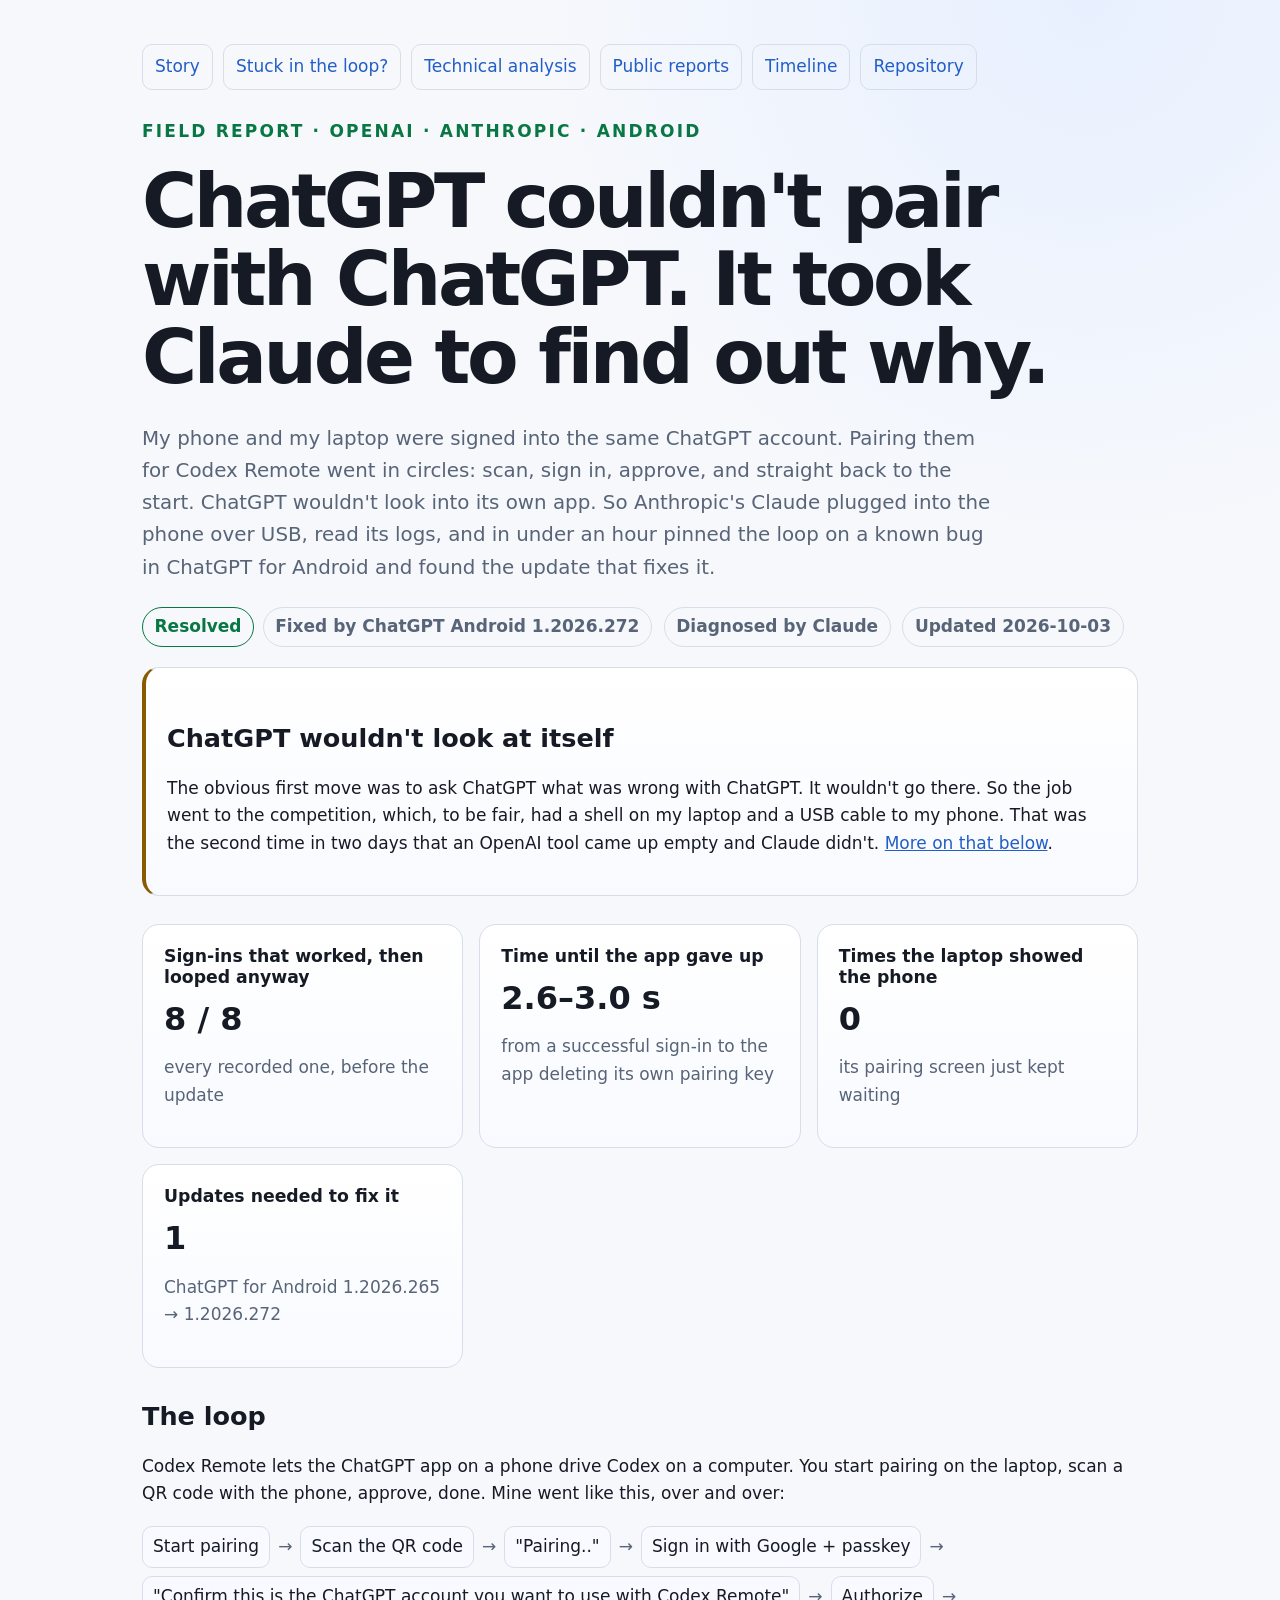
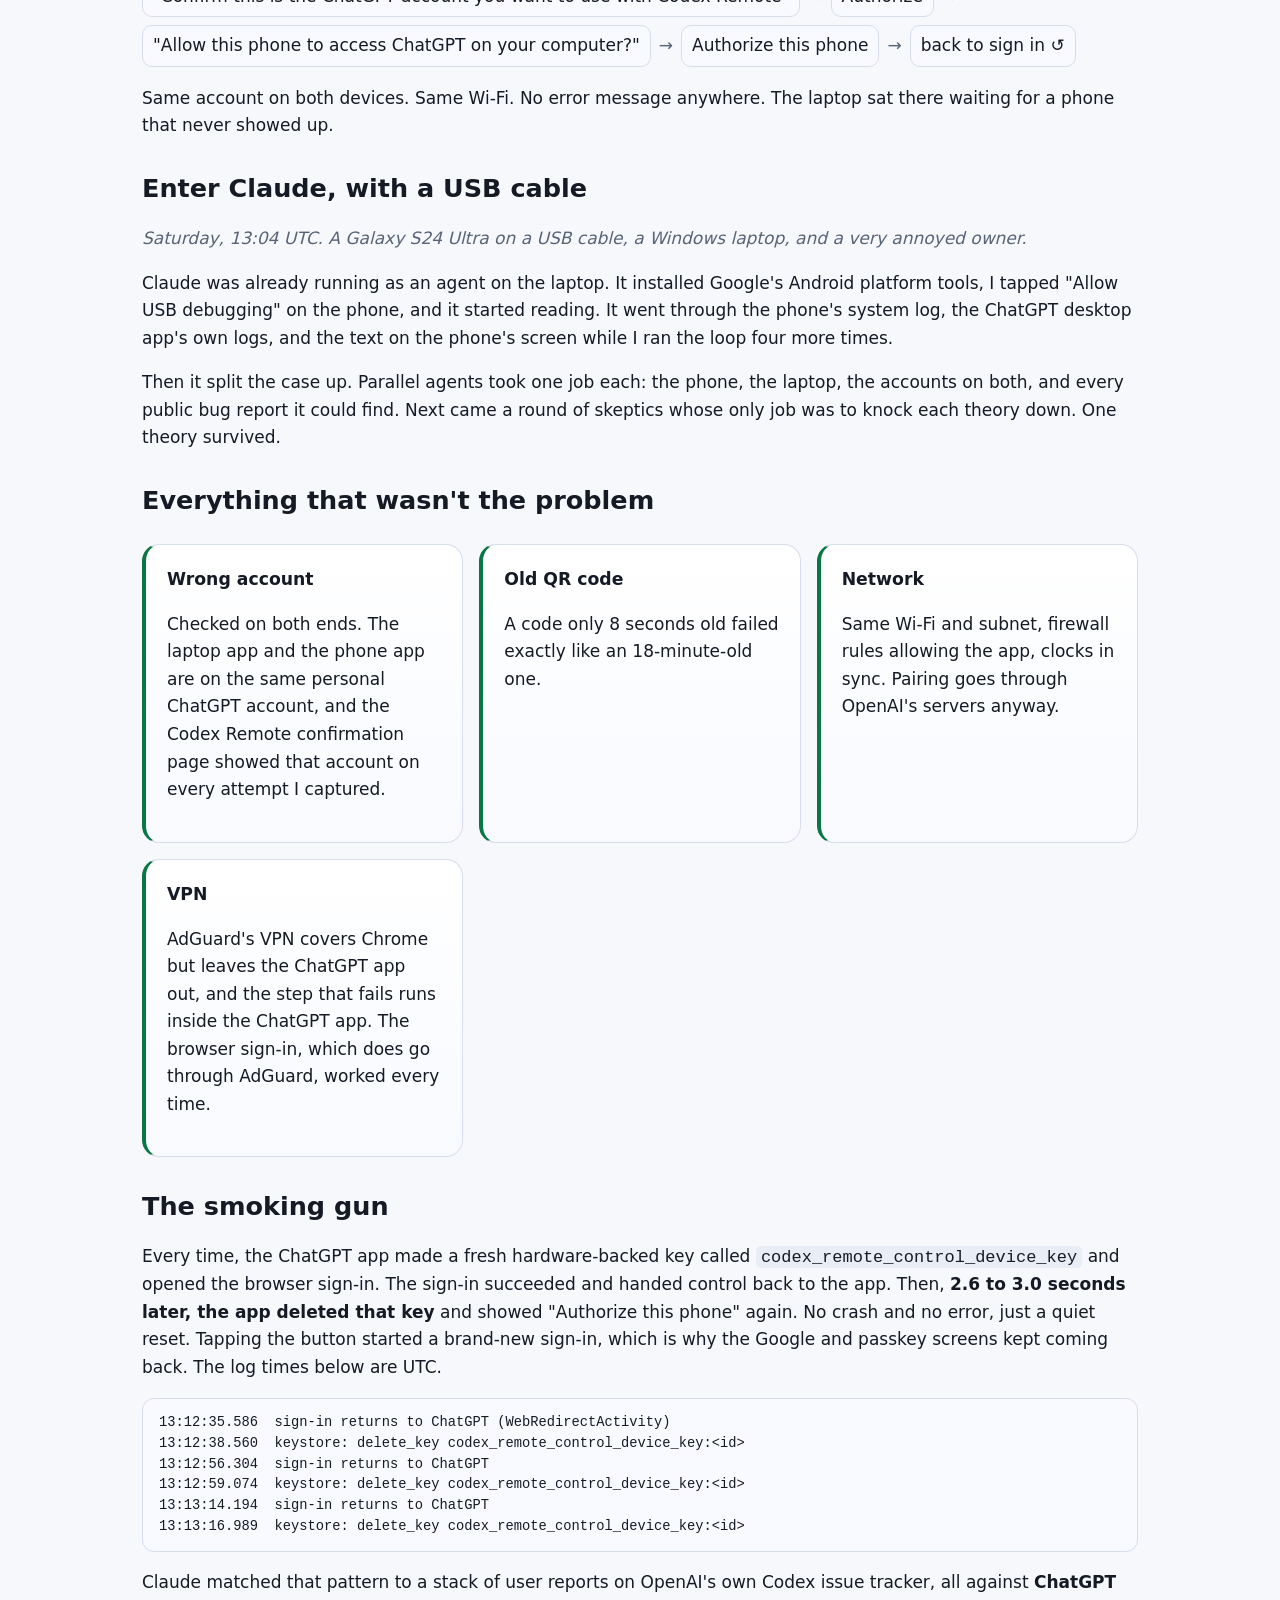
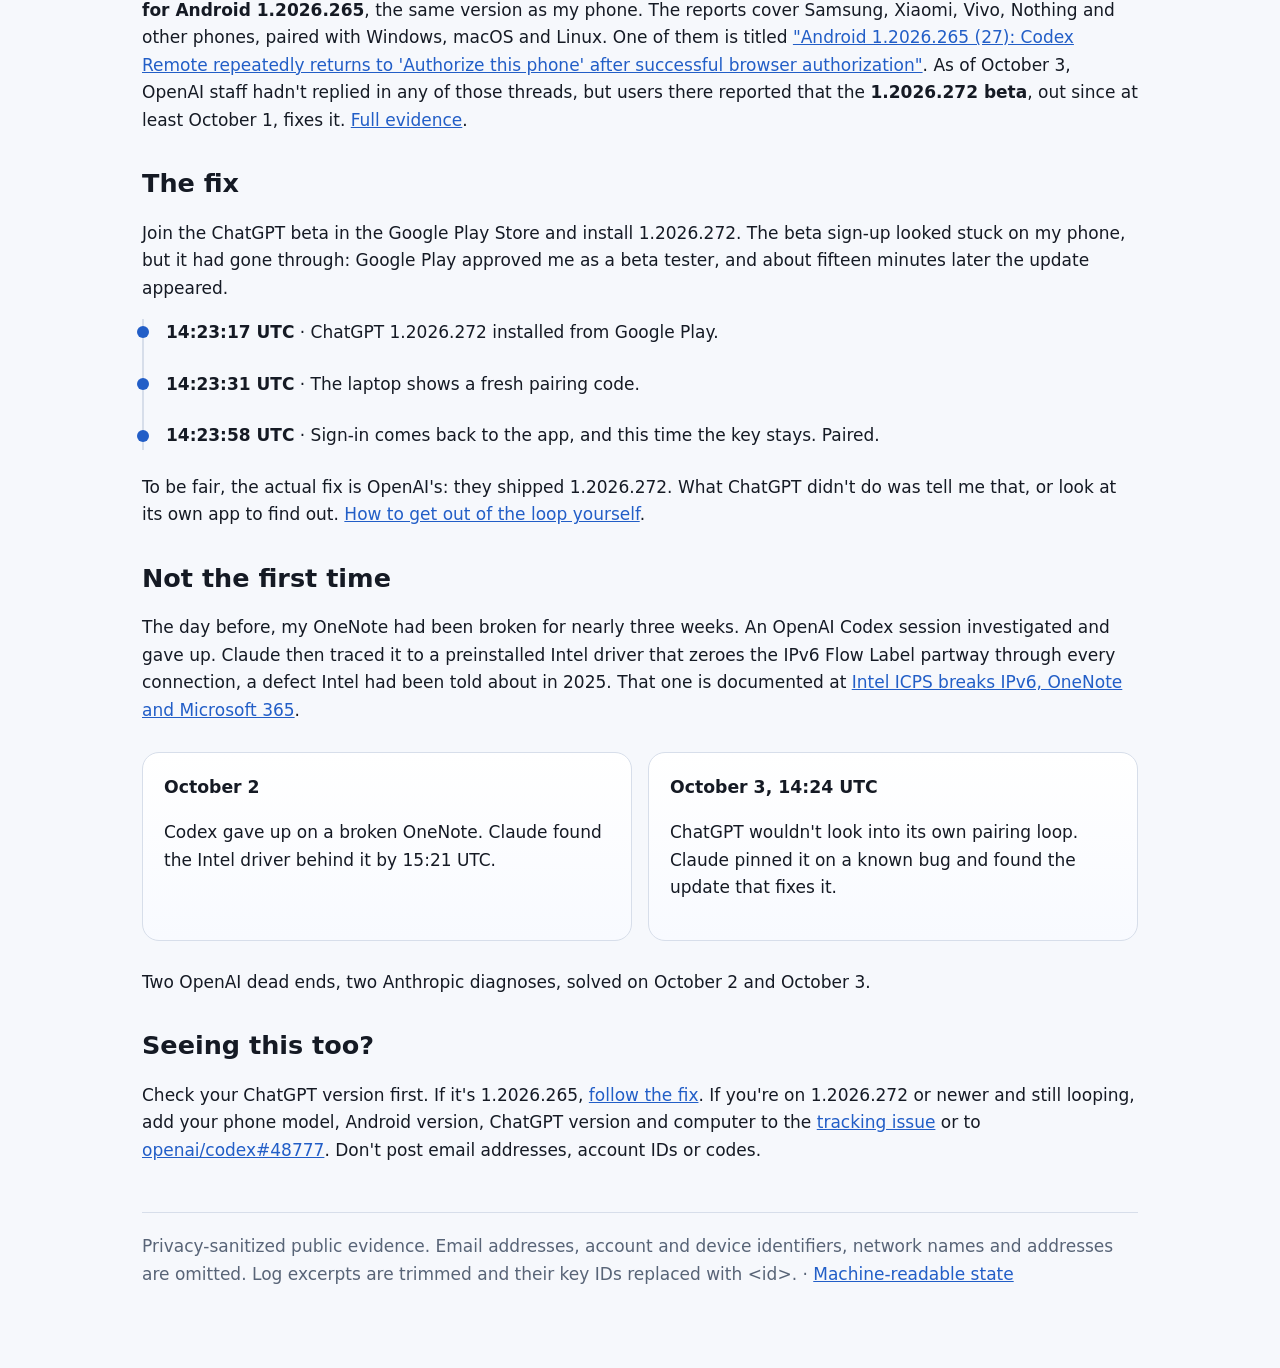
<file: index.html>
<!doctype html>
<html lang="en">
<head>
  <meta charset="utf-8">
  <meta name="viewport" content="width=device-width,initial-scale=1">
  <title>ChatGPT couldn't pair with itself, so Claude found out why</title>
  <meta name="description" content="ChatGPT on Android kept looping when pairing with ChatGPT on Windows for Codex Remote. ChatGPT wouldn't look into its own app. Anthropic's Claude read the phone's logs over USB and pinned the loop on a known ChatGPT bug in under an hour.">
  <meta name="robots" content="index, follow">
  <link rel="canonical" href="https://coolak.github.io/chatgpt-codex-remote-pairing-loop/">
  <meta property="og:type" content="article">
  <meta property="og:site_name" content="ChatGPT Codex Remote pairing loop">
  <meta property="og:title" content="ChatGPT couldn't pair with ChatGPT. It took Claude to find out why.">
  <meta property="og:description" content="Same account on both devices, and the phone still looped forever. Claude plugged into the phone over USB, read its logs and pinned the loop on a known ChatGPT bug. An OpenAI update fixed it.">
  <meta property="og:url" content="https://coolak.github.io/chatgpt-codex-remote-pairing-loop/">
  <meta name="twitter:card" content="summary">
  <meta name="twitter:title" content="ChatGPT couldn't pair with ChatGPT. It took Claude to find out why.">
  <meta name="twitter:description" content="A pairing loop in ChatGPT for Android, diagnosed by Anthropic's Claude over ADB. Story, evidence and fix.">
  <link rel="stylesheet" href="site.css">
  <script type="application/ld+json">{"@context":"https://schema.org","@type":"Report","name":"ChatGPT Android 1.2026.265 Codex Remote pairing loop","url":"https://coolak.github.io/chatgpt-codex-remote-pairing-loop/","dateCreated":"2026-10-03","dateModified":"2026-10-03","about":["ChatGPT","Codex Remote","Android","Claude","Samsung Galaxy S24 Ultra"],"isAccessibleForFree":true}</script>
</head>
<body><main>
<nav class="nav">
  <a href="./">Story</a>
  <a href="fix.html">Stuck in the loop?</a>
  <a href="technical-analysis.html">Technical analysis</a>
  <a href="reports.html">Public reports</a>
  <a href="timeline.html">Timeline</a>
  <a href="https://github.com/COOLak/chatgpt-codex-remote-pairing-loop">Repository</a>
</nav>

<p class="kicker ok">Field report · OpenAI · Anthropic · Android</p>
<h1>ChatGPT couldn't pair with ChatGPT. It took Claude to find out why.</h1>
<p class="lede">My phone and my laptop were signed into the same ChatGPT account. Pairing them for Codex Remote went in circles: scan, sign in, approve, and straight back to the start. ChatGPT wouldn't look into its own app. So Anthropic's Claude plugged into the phone over USB, read its logs, and in under an hour pinned the loop on a known bug in ChatGPT for Android and found the update that fixes it.</p>
<p><span class="status ok">Resolved</span> <span class="pill">Fixed by ChatGPT Android 1.2026.272</span> <span class="pill">Diagnosed by Claude</span> <span class="pill">Updated 2026-10-03</span></p>

<section class="panel warning">
  <h2>ChatGPT wouldn't look at itself</h2>
  <p>The obvious first move was to ask ChatGPT what was wrong with ChatGPT. It wouldn't go there. So the job went to the competition, which, to be fair, had a shell on my laptop and a USB cable to my phone. That was the second time in two days that an OpenAI tool came up empty and Claude didn't. <a href="#not-the-first-time">More on that below</a>.</p>
</section>

<div class="grid">
  <div class="card"><h2>Sign-ins that worked, then looped anyway</h2><div class="metric">8 / 8</div><p class="muted">every recorded one, before the update</p></div>
  <div class="card"><h2>Time until the app gave up</h2><div class="metric">2.6–3.0 s</div><p class="muted">from a successful sign-in to the app deleting its own pairing key</p></div>
  <div class="card"><h2>Times the laptop showed the phone</h2><div class="metric">0</div><p class="muted">its pairing screen just kept waiting</p></div>
  <div class="card"><h2>Updates needed to fix it</h2><div class="metric">1</div><p class="muted">ChatGPT for Android 1.2026.265 → 1.2026.272</p></div>
</div>

<h2>The loop</h2>
<p>Codex Remote lets the ChatGPT app on a phone drive Codex on a computer. You start pairing on the laptop, scan a QR code with the phone, approve, done. Mine went like this, over and over:</p>
<div class="loop">
  <span>Start pairing</span><b>→</b><span>Scan the QR code</span><b>→</b><span>"Pairing.."</span><b>→</b><span>Sign in with Google + passkey</span><b>→</b><span>"Confirm this is the ChatGPT account you want to use with Codex Remote"</span><b>→</b><span>Authorize</span><b>→</b><span>"Allow this phone to access ChatGPT on your computer?"</span><b>→</b><span>Authorize this phone</span><b>→</b><span>back to sign in ↺</span>
</div>
<p>Same account on both devices. Same Wi-Fi. No error message anywhere. The laptop sat there waiting for a phone that never showed up.</p>

<h2>Enter Claude, with a USB cable</h2>
<p class="scene">Saturday, 13:04 UTC. A Galaxy S24 Ultra on a USB cable, a Windows laptop, and a very annoyed owner.</p>
<p>Claude was already running as an agent on the laptop. It installed Google's Android platform tools, I tapped "Allow USB debugging" on the phone, and it started reading. It went through the phone's system log, the ChatGPT desktop app's own logs, and the text on the phone's screen while I ran the loop four more times.</p>
<p>Then it split the case up. Parallel agents took one job each: the phone, the laptop, the accounts on both, and every public bug report it could find. Next came a round of skeptics whose only job was to knock each theory down. One theory survived.</p>

<h2>Everything that wasn't the problem</h2>
<div class="grid">
  <div class="card proof"><h3>Wrong account</h3><p>Checked on both ends. The laptop app and the phone app are on the same personal ChatGPT account, and the Codex Remote confirmation page showed that account on every attempt I captured.</p></div>
  <div class="card proof"><h3>Old QR code</h3><p>A code only 8 seconds old failed exactly like an 18-minute-old one.</p></div>
  <div class="card proof"><h3>Network</h3><p>Same Wi-Fi and subnet, firewall rules allowing the app, clocks in sync. Pairing goes through OpenAI's servers anyway.</p></div>
  <div class="card proof"><h3>VPN</h3><p>AdGuard's VPN covers Chrome but leaves the ChatGPT app out, and the step that fails runs inside the ChatGPT app. The browser sign-in, which does go through AdGuard, worked every time.</p></div>
</div>

<h2>The smoking gun</h2>
<p>Every time, the ChatGPT app made a fresh hardware-backed key called <code>codex_remote_control_device_key</code> and opened the browser sign-in. The sign-in succeeded and handed control back to the app. Then, <strong>2.6 to 3.0 seconds later, the app deleted that key</strong> and showed "Authorize this phone" again. No crash and no error, just a quiet reset. Tapping the button started a brand-new sign-in, which is why the Google and passkey screens kept coming back. The log times below are UTC.</p>
<pre><code>13:12:35.586  sign-in returns to ChatGPT (WebRedirectActivity)
13:12:38.560  keystore: delete_key codex_remote_control_device_key:&lt;id&gt;
13:12:56.304  sign-in returns to ChatGPT
13:12:59.074  keystore: delete_key codex_remote_control_device_key:&lt;id&gt;
13:13:14.194  sign-in returns to ChatGPT
13:13:16.989  keystore: delete_key codex_remote_control_device_key:&lt;id&gt;</code></pre>
<p>Claude matched that pattern to a stack of user reports on OpenAI's own Codex issue tracker, all against <strong>ChatGPT for Android 1.2026.265</strong>, the same version as my phone. The reports cover Samsung, Xiaomi, Vivo, Nothing and other phones, paired with Windows, macOS and Linux. One of them is titled <a href="https://github.com/openai/codex/issues/48777">"Android 1.2026.265 (27): Codex Remote repeatedly returns to 'Authorize this phone' after successful browser authorization"</a>. As of October 3, OpenAI staff hadn't replied in any of those threads, but users there reported that the <strong>1.2026.272 beta</strong>, out since at least October 1, fixes it. <a href="technical-analysis.html">Full evidence</a>.</p>

<h2>The fix</h2>
<p>Join the ChatGPT beta in the Google Play Store and install 1.2026.272. The beta sign-up looked stuck on my phone, but it had gone through: Google Play approved me as a beta tester, and about fifteen minutes later the update appeared.</p>
<div class="timeline">
  <article><strong>14:23:17 UTC</strong> · ChatGPT 1.2026.272 installed from Google Play.</article>
  <article><strong>14:23:31 UTC</strong> · The laptop shows a fresh pairing code.</article>
  <article><strong>14:23:58 UTC</strong> · Sign-in comes back to the app, and this time the key stays. Paired.</article>
</div>
<p>To be fair, the actual fix is OpenAI's: they shipped 1.2026.272. What ChatGPT didn't do was tell me that, or look at its own app to find out. <a href="fix.html">How to get out of the loop yourself</a>.</p>

<h2 id="not-the-first-time">Not the first time</h2>
<p>The day before, my OneNote had been broken for nearly three weeks. An OpenAI Codex session investigated and gave up. Claude then traced it to a preinstalled Intel driver that zeroes the IPv6 Flow Label partway through every connection, a defect Intel had been told about in 2025. That one is documented at <a href="https://coolak.github.io/intel-icps-ipv6-flow-label-incident/">Intel ICPS breaks IPv6, OneNote and Microsoft 365</a>.</p>
<div class="grid">
  <div class="card"><h3>October 2</h3><p>Codex gave up on a broken OneNote. Claude found the Intel driver behind it by 15:21 UTC.</p></div>
  <div class="card"><h3>October 3, 14:24 UTC</h3><p>ChatGPT wouldn't look into its own pairing loop. Claude pinned it on a known bug and found the update that fixes it.</p></div>
</div>
<p>Two OpenAI dead ends, two Anthropic diagnoses, solved on October 2 and October 3.</p>

<h2>Seeing this too?</h2>
<p>Check your ChatGPT version first. If it's 1.2026.265, <a href="fix.html">follow the fix</a>. If you're on 1.2026.272 or newer and still looping, add your phone model, Android version, ChatGPT version and computer to the <a href="https://github.com/COOLak/chatgpt-codex-remote-pairing-loop/issues/1">tracking issue</a> or to <a href="https://github.com/openai/codex/issues/48777">openai/codex#48777</a>. Don't post email addresses, account IDs or codes.</p>

<footer>Privacy-sanitized public evidence. Email addresses, account and device identifiers, network names and addresses are omitted. Log excerpts are trimmed and their key IDs replaced with &lt;id&gt;. · <a href="incident-state.json">Machine-readable state</a></footer>
</main></body>
</html>
</file>
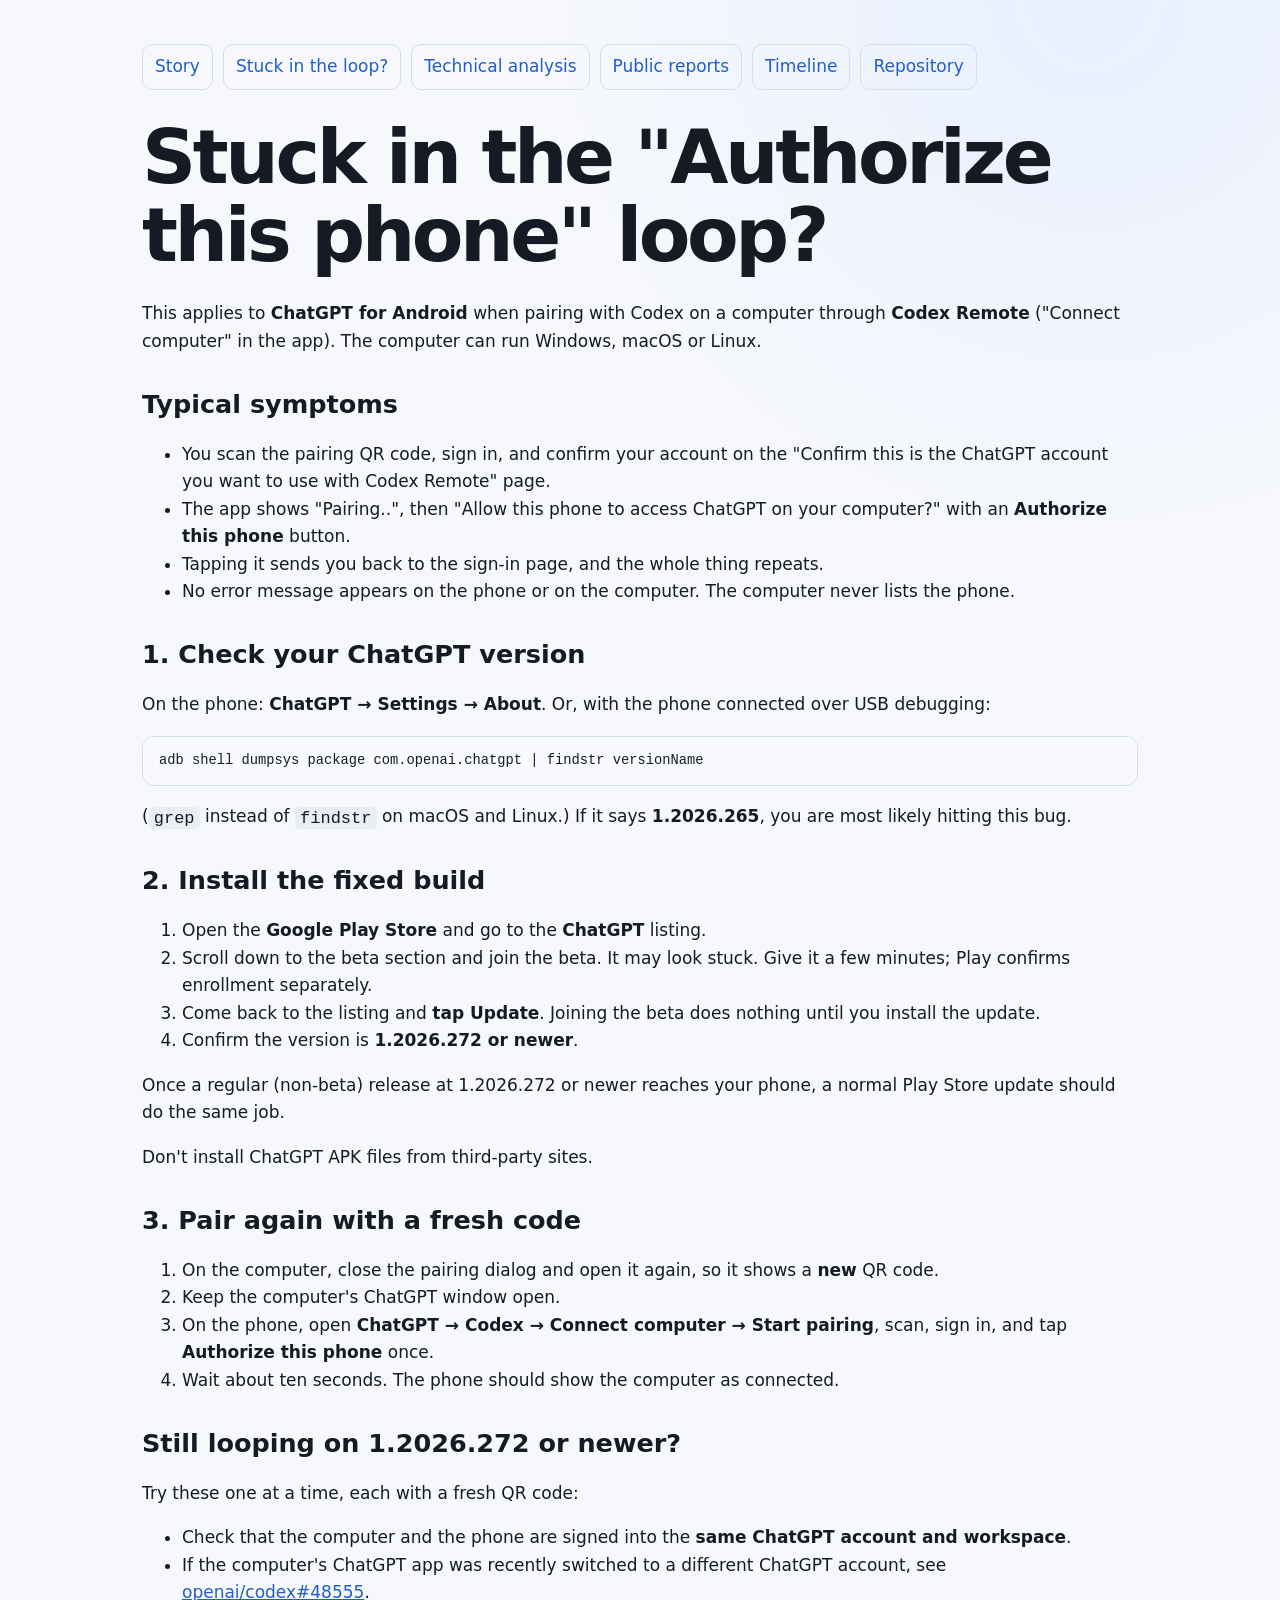
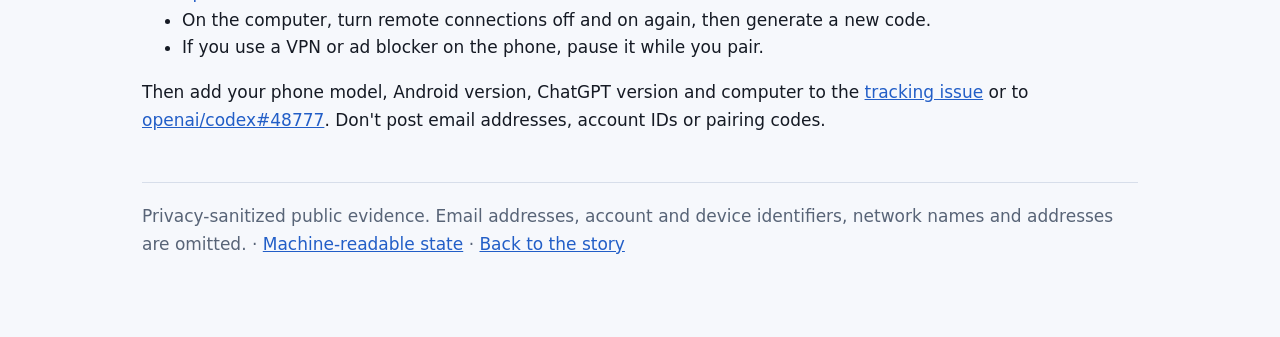
<file: fix.html>
<!doctype html>
<html lang="en">
<head>
  <meta charset="utf-8">
  <meta name="viewport" content="width=device-width,initial-scale=1">
  <title>Stuck in the Authorize this phone loop? · ChatGPT Codex Remote pairing loop</title>
  <meta name="description" content="How to get ChatGPT for Android out of the Codex Remote pairing loop: check for 1.2026.265, install 1.2026.272 from the Google Play beta, pair with a fresh code.">
  <meta name="robots" content="index, follow">
  <link rel="canonical" href="https://coolak.github.io/chatgpt-codex-remote-pairing-loop/fix.html">
  <meta property="og:type" content="article">
  <meta property="og:site_name" content="ChatGPT Codex Remote pairing loop">
  <meta property="og:title" content="Stuck in the Authorize this phone loop?">
  <meta property="og:description" content="How to get ChatGPT for Android out of the Codex Remote pairing loop: check for 1.2026.265, install 1.2026.272 from the Google Play beta, pair with a fresh code.">
  <meta property="og:url" content="https://coolak.github.io/chatgpt-codex-remote-pairing-loop/fix.html">
  <link rel="stylesheet" href="site.css">
</head>
<body><main>
<nav class="nav">
  <a href="./">Story</a>
  <a href="fix.html">Stuck in the loop?</a>
  <a href="technical-analysis.html">Technical analysis</a>
  <a href="reports.html">Public reports</a>
  <a href="timeline.html">Timeline</a>
  <a href="https://github.com/COOLak/chatgpt-codex-remote-pairing-loop">Repository</a>
</nav>
<h1>Stuck in the "Authorize this phone" loop?</h1>
<p>This applies to <strong>ChatGPT for Android</strong> when pairing with Codex on a computer through <strong>Codex Remote</strong> ("Connect computer" in the app). The computer can run Windows, macOS or Linux.</p>
<h2>Typical symptoms</h2>
<ul>
<li>You scan the pairing QR code, sign in, and confirm your account on the "Confirm this is the ChatGPT account you want to use with Codex Remote" page.</li>
<li>The app shows "Pairing..", then "Allow this phone to access ChatGPT on your computer?" with an <strong>Authorize this phone</strong> button.</li>
<li>Tapping it sends you back to the sign-in page, and the whole thing repeats.</li>
<li>No error message appears on the phone or on the computer. The computer never lists the phone.</li>
</ul>
<h2>1. Check your ChatGPT version</h2>
<p>On the phone: <strong>ChatGPT → Settings → About</strong>. Or, with the phone connected over USB debugging:</p>
<pre class="notranslate"><code class="notranslate">adb shell dumpsys package com.openai.chatgpt | findstr versionName
</code></pre>
<p>(<code class="notranslate">grep</code> instead of <code class="notranslate">findstr</code> on macOS and Linux.) If it says <strong>1.2026.265</strong>, you are most likely hitting this bug.</p>
<h2>2. Install the fixed build</h2>
<ol>
<li>Open the <strong>Google Play Store</strong> and go to the <strong>ChatGPT</strong> listing.</li>
<li>Scroll down to the beta section and join the beta. It may look stuck. Give it a few minutes; Play confirms enrollment separately.</li>
<li>Come back to the listing and <strong>tap Update</strong>. Joining the beta does nothing until you install the update.</li>
<li>Confirm the version is <strong>1.2026.272 or newer</strong>.</li>
</ol>
<p>Once a regular (non-beta) release at 1.2026.272 or newer reaches your phone, a normal Play Store update should do the same job.</p>
<p>Don't install ChatGPT APK files from third-party sites.</p>
<h2>3. Pair again with a fresh code</h2>
<ol>
<li>On the computer, close the pairing dialog and open it again, so it shows a <strong>new</strong> QR code.</li>
<li>Keep the computer's ChatGPT window open.</li>
<li>On the phone, open <strong>ChatGPT → Codex → Connect computer → Start pairing</strong>, scan, sign in, and tap <strong>Authorize this phone</strong> once.</li>
<li>Wait about ten seconds. The phone should show the computer as connected.</li>
</ol>
<h2>Still looping on 1.2026.272 or newer?</h2>
<p>Try these one at a time, each with a fresh QR code:</p>
<ul>
<li>Check that the computer and the phone are signed into the <strong>same ChatGPT account and workspace</strong>.</li>
<li>If the computer's ChatGPT app was recently switched to a different ChatGPT account, see <a href="https://github.com/openai/codex/issues/48555" data-hovercard-type="issue" data-hovercard-url="/openai/codex/issues/48555/hovercard">openai/codex#48555</a>.</li>
<li>On the computer, turn remote connections off and on again, then generate a new code.</li>
<li>If you use a VPN or ad blocker on the phone, pause it while you pair.</li>
</ul>
<p>Then add your phone model, Android version, ChatGPT version and computer to the <a href="https://github.com/COOLak/chatgpt-codex-remote-pairing-loop/issues/1">tracking issue</a> or to <a href="https://github.com/openai/codex/issues/48777" data-hovercard-type="issue" data-hovercard-url="/openai/codex/issues/48777/hovercard">openai/codex#48777</a>. Don't post email addresses, account IDs or pairing codes.</p>
<footer>Privacy-sanitized public evidence. Email addresses, account and device identifiers, network names and addresses are omitted. · <a href="incident-state.json">Machine-readable state</a> · <a href="./">Back to the story</a></footer>
</main></body>
</html>
</file>
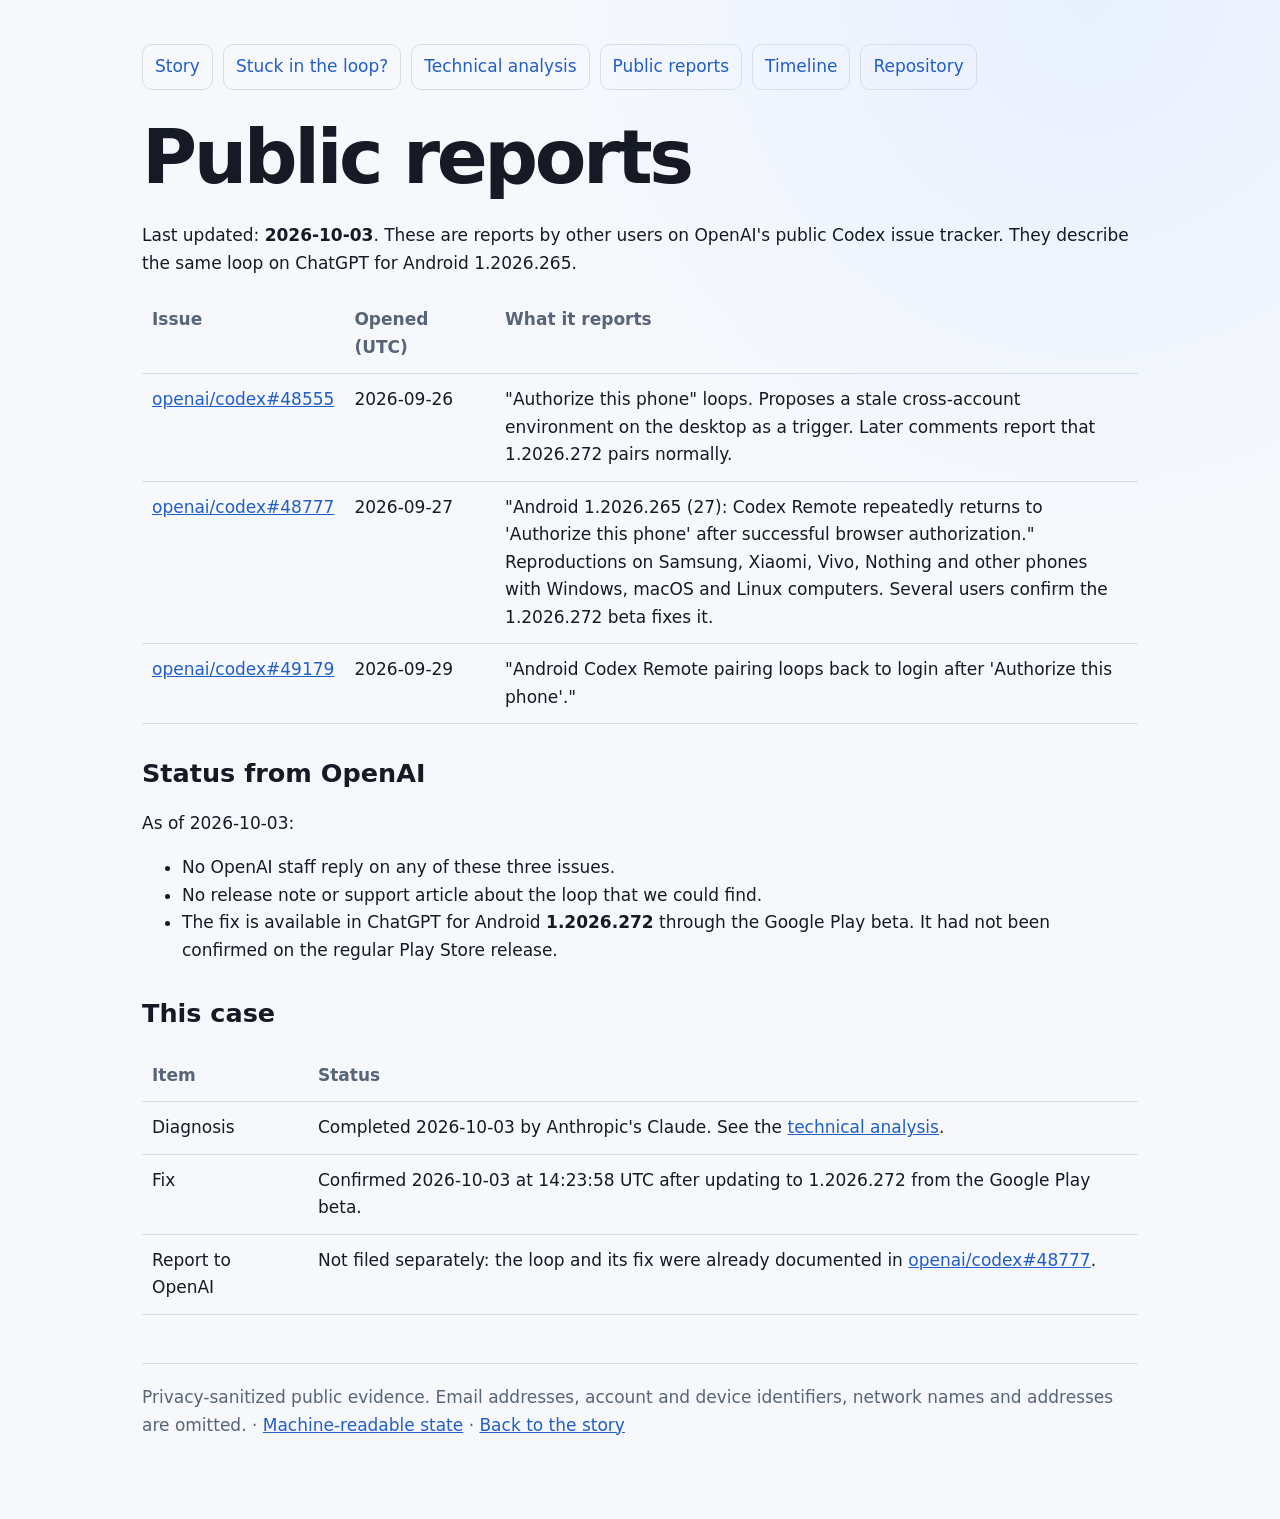
<file: reports.html>
<!doctype html>
<html lang="en">
<head>
  <meta charset="utf-8">
  <meta name="viewport" content="width=device-width,initial-scale=1">
  <title>Public reports · ChatGPT Codex Remote pairing loop</title>
  <meta name="description" content="Public reports of the ChatGPT for Android Codex Remote pairing loop on OpenAI's Codex issue tracker, and their status.">
  <meta name="robots" content="index, follow">
  <link rel="canonical" href="https://coolak.github.io/chatgpt-codex-remote-pairing-loop/reports.html">
  <meta property="og:type" content="article">
  <meta property="og:site_name" content="ChatGPT Codex Remote pairing loop">
  <meta property="og:title" content="Public reports">
  <meta property="og:description" content="Public reports of the ChatGPT for Android Codex Remote pairing loop on OpenAI's Codex issue tracker, and their status.">
  <meta property="og:url" content="https://coolak.github.io/chatgpt-codex-remote-pairing-loop/reports.html">
  <link rel="stylesheet" href="site.css">
</head>
<body><main>
<nav class="nav">
  <a href="./">Story</a>
  <a href="fix.html">Stuck in the loop?</a>
  <a href="technical-analysis.html">Technical analysis</a>
  <a href="reports.html">Public reports</a>
  <a href="timeline.html">Timeline</a>
  <a href="https://github.com/COOLak/chatgpt-codex-remote-pairing-loop">Repository</a>
</nav>
<h1 dir="auto">Public reports</h1>
<p dir="auto">Last updated: <strong>2026-10-03</strong>. These are reports by other users on OpenAI's public Codex issue tracker. They describe the same loop on ChatGPT for Android 1.2026.265.</p>
<markdown-accessiblity-table><table role="table">
<thead>
<tr>
<th>Issue</th>
<th>Opened (UTC)</th>
<th>What it reports</th>
</tr>
</thead>
<tbody>
<tr>
<td><a href="https://github.com/openai/codex/issues/48555" data-hovercard-type="issue" data-hovercard-url="/openai/codex/issues/48555/hovercard">openai/codex#48555</a></td>
<td>2026-09-26</td>
<td>"Authorize this phone" loops. Proposes a stale cross-account environment on the desktop as a trigger. Later comments report that 1.2026.272 pairs normally.</td>
</tr>
<tr>
<td><a href="https://github.com/openai/codex/issues/48777" data-hovercard-type="issue" data-hovercard-url="/openai/codex/issues/48777/hovercard">openai/codex#48777</a></td>
<td>2026-09-27</td>
<td>"Android 1.2026.265 (27): Codex Remote repeatedly returns to 'Authorize this phone' after successful browser authorization." Reproductions on Samsung, Xiaomi, Vivo, Nothing and other phones with Windows, macOS and Linux computers. Several users confirm the 1.2026.272 beta fixes it.</td>
</tr>
<tr>
<td><a href="https://github.com/openai/codex/issues/49179" data-hovercard-type="issue" data-hovercard-url="/openai/codex/issues/49179/hovercard">openai/codex#49179</a></td>
<td>2026-09-29</td>
<td>"Android Codex Remote pairing loops back to login after 'Authorize this phone'."</td>
</tr>
</tbody>
</table></markdown-accessiblity-table>
<h2 dir="auto">Status from OpenAI</h2>
<p dir="auto">As of 2026-10-03:</p>
<ul dir="auto">
<li>No OpenAI staff reply on any of these three issues.</li>
<li>No release note or support article about the loop that we could find.</li>
<li>The fix is available in ChatGPT for Android <strong>1.2026.272</strong> through the Google Play beta. It had not been confirmed on the regular Play Store release.</li>
</ul>
<h2 dir="auto">This case</h2>
<markdown-accessiblity-table><table role="table">
<thead>
<tr>
<th>Item</th>
<th>Status</th>
</tr>
</thead>
<tbody>
<tr>
<td>Diagnosis</td>
<td>Completed 2026-10-03 by Anthropic's Claude. See the <a href="technical-analysis.html">technical analysis</a>.</td>
</tr>
<tr>
<td>Fix</td>
<td>Confirmed 2026-10-03 at 14:23:58 UTC after updating to 1.2026.272 from the Google Play beta.</td>
</tr>
<tr>
<td>Report to OpenAI</td>
<td>Not filed separately: the loop and its fix were already documented in <a href="https://github.com/openai/codex/issues/48777" data-hovercard-type="issue" data-hovercard-url="/openai/codex/issues/48777/hovercard">openai/codex#48777</a>.</td>
</tr>
</tbody>
</table></markdown-accessiblity-table>
<footer>Privacy-sanitized public evidence. Email addresses, account and device identifiers, network names and addresses are omitted. · <a href="incident-state.json">Machine-readable state</a> · <a href="./">Back to the story</a></footer>
</main></body>
</html>
</file>
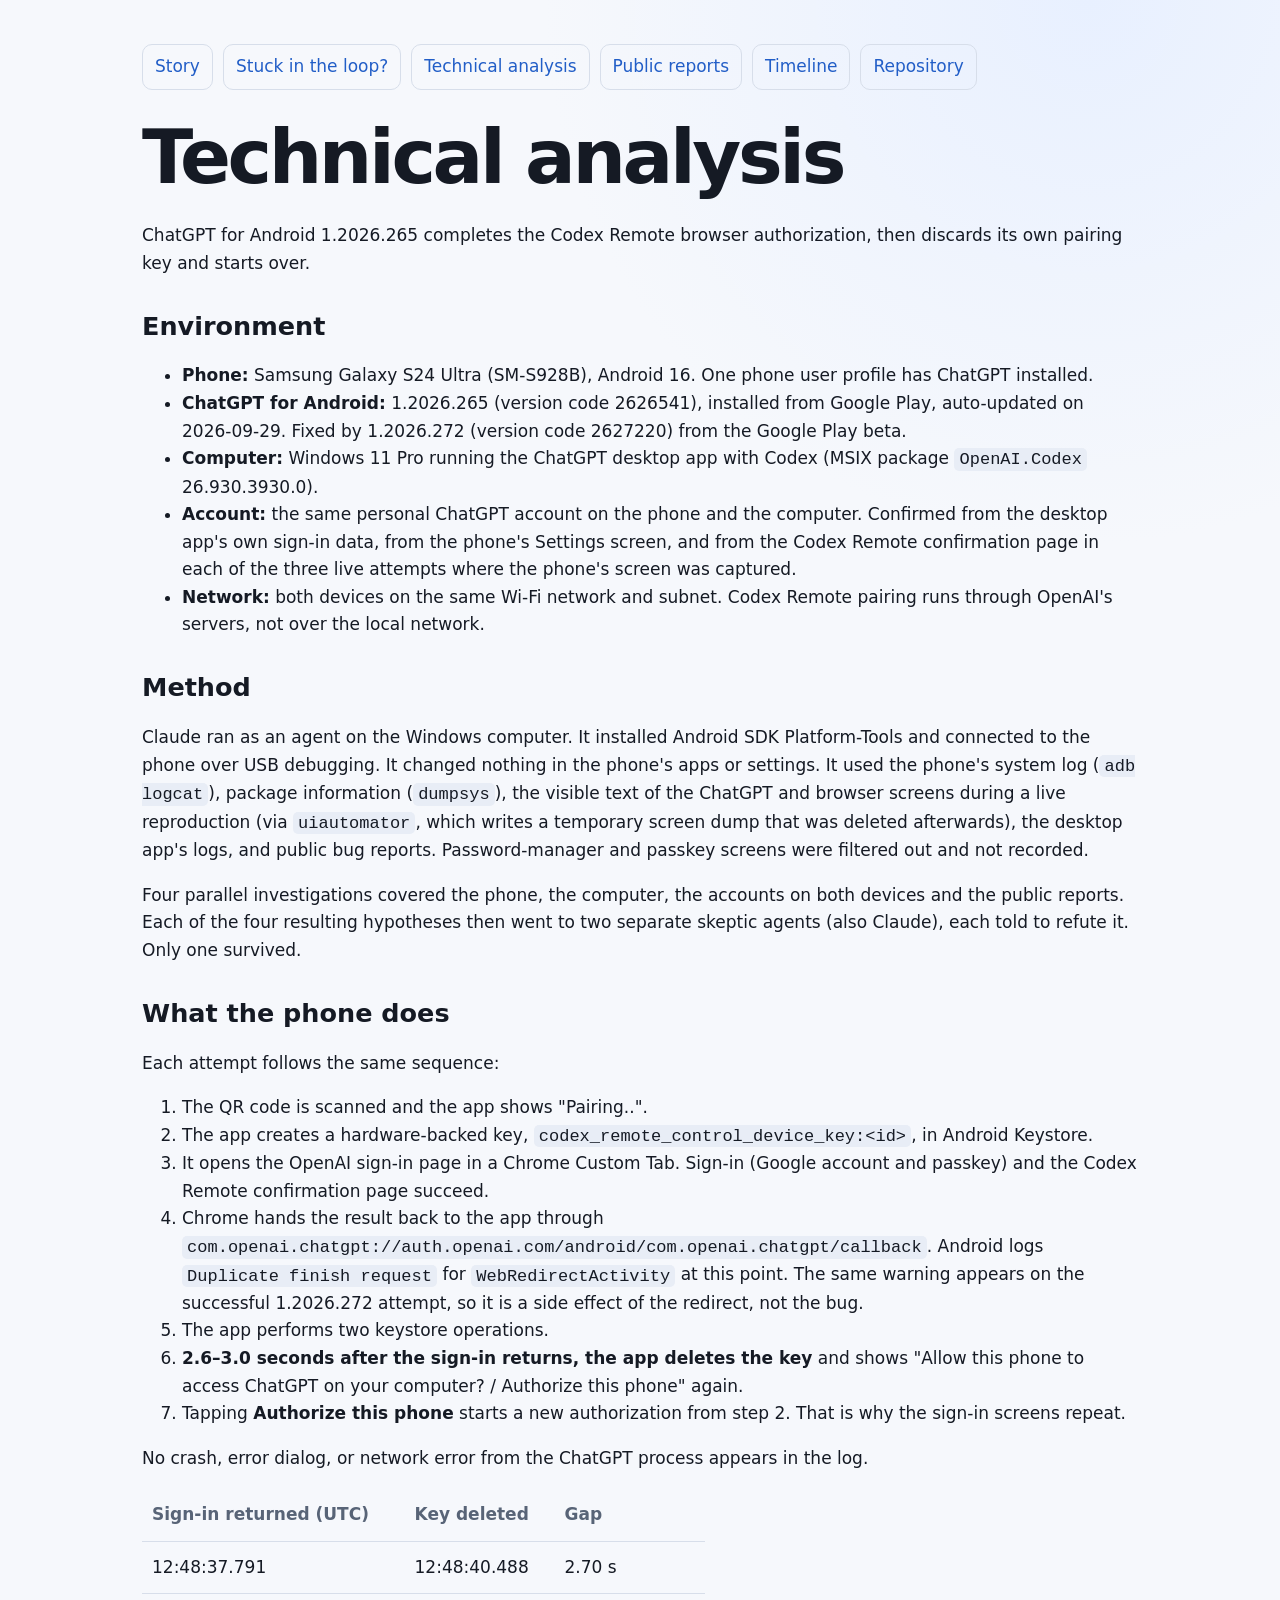
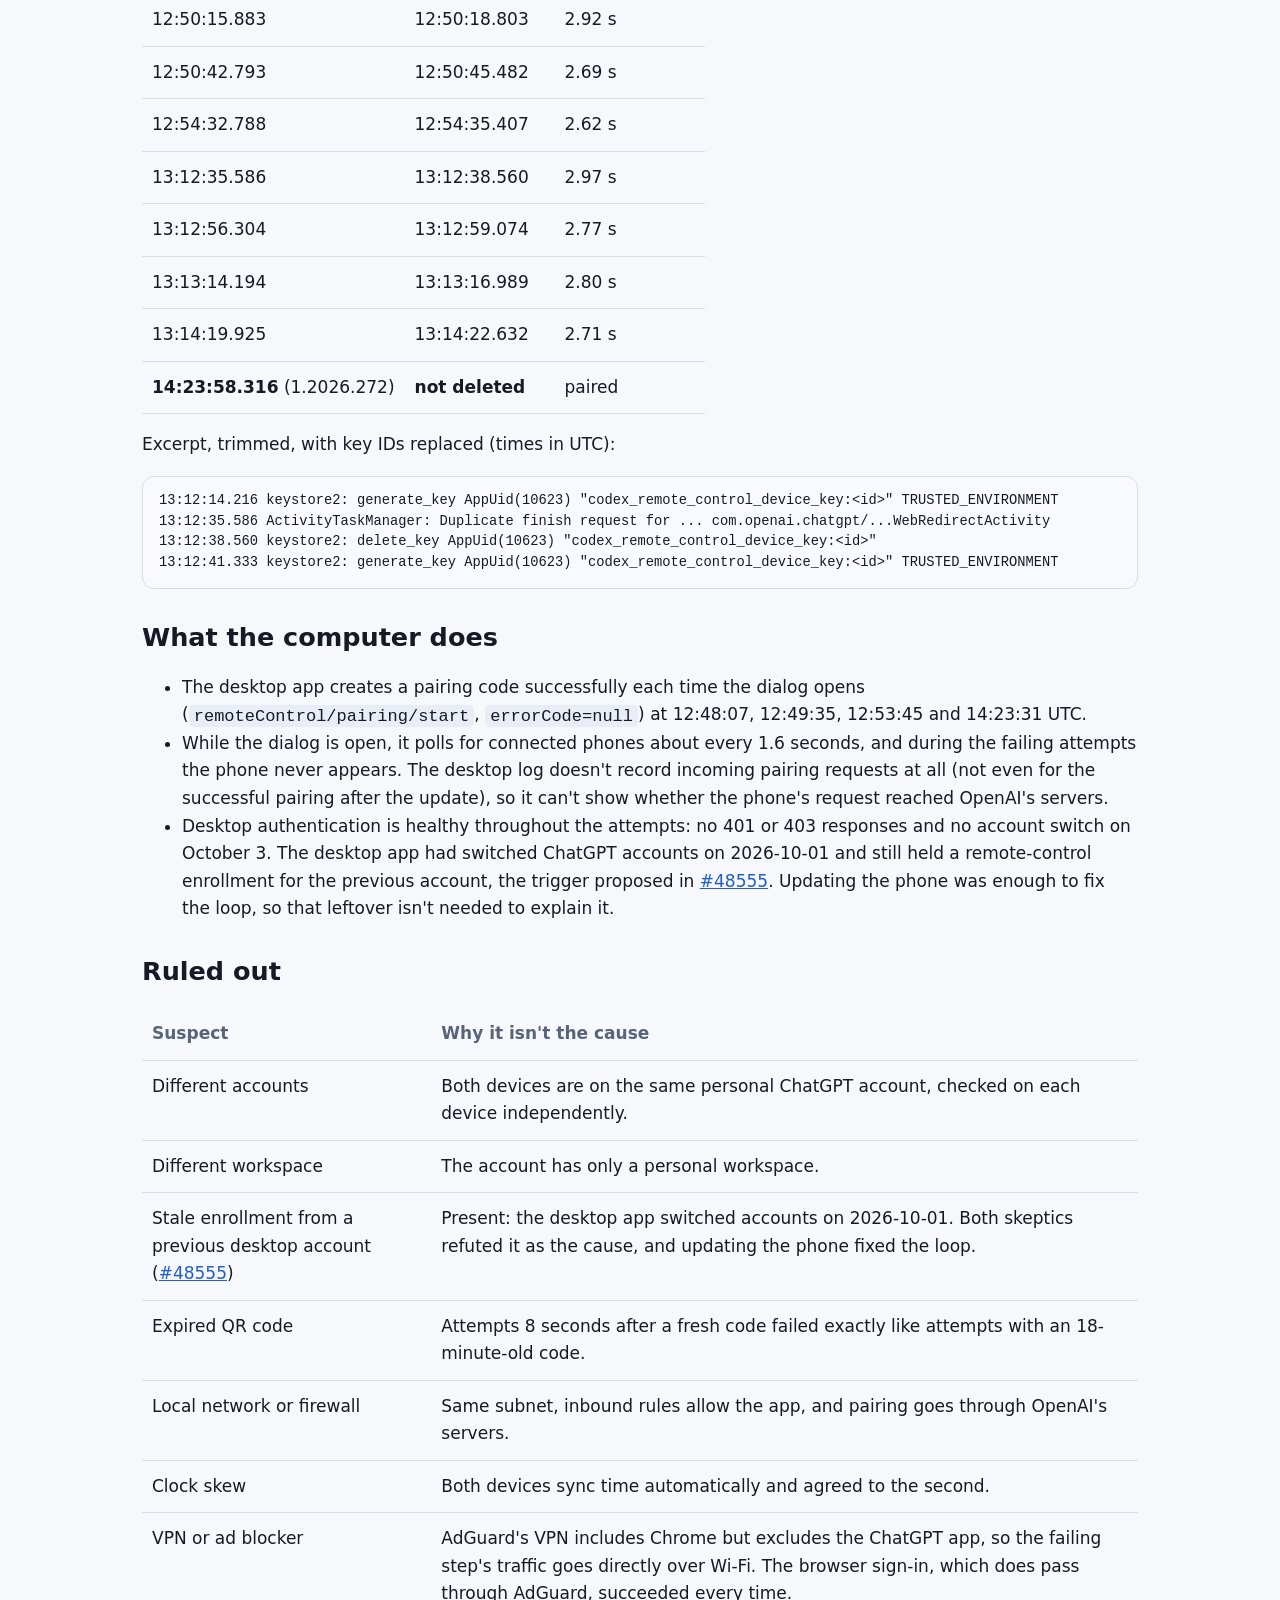
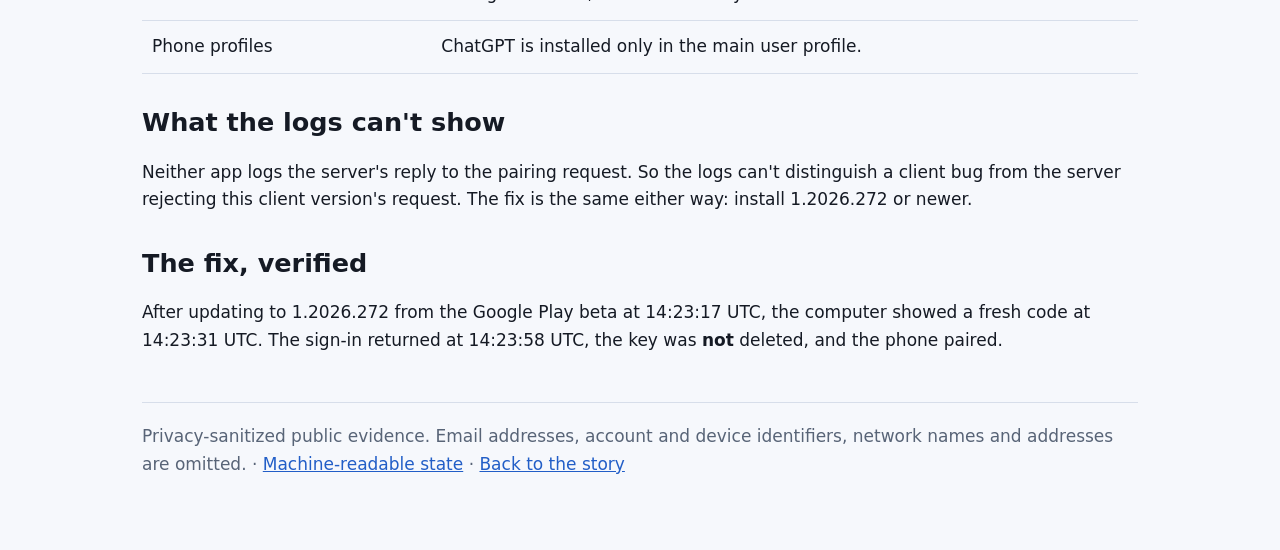
<file: technical-analysis.html>
<!doctype html>
<html lang="en">
<head>
  <meta charset="utf-8">
  <meta name="viewport" content="width=device-width,initial-scale=1">
  <title>Technical analysis · ChatGPT Codex Remote pairing loop</title>
  <meta name="description" content="ChatGPT for Android 1.2026.265 deletes its Codex Remote pairing key 2.6 to 3.0 seconds after a successful sign-in. Logs, timings and ruled-out causes.">
  <meta name="robots" content="index, follow">
  <link rel="canonical" href="https://coolak.github.io/chatgpt-codex-remote-pairing-loop/technical-analysis.html">
  <meta property="og:type" content="article">
  <meta property="og:site_name" content="ChatGPT Codex Remote pairing loop">
  <meta property="og:title" content="Technical analysis">
  <meta property="og:description" content="ChatGPT for Android 1.2026.265 deletes its Codex Remote pairing key 2.6 to 3.0 seconds after a successful sign-in. Logs, timings and ruled-out causes.">
  <meta property="og:url" content="https://coolak.github.io/chatgpt-codex-remote-pairing-loop/technical-analysis.html">
  <link rel="stylesheet" href="site.css">
</head>
<body><main>
<nav class="nav">
  <a href="./">Story</a>
  <a href="fix.html">Stuck in the loop?</a>
  <a href="technical-analysis.html">Technical analysis</a>
  <a href="reports.html">Public reports</a>
  <a href="timeline.html">Timeline</a>
  <a href="https://github.com/COOLak/chatgpt-codex-remote-pairing-loop">Repository</a>
</nav>
<h1>Technical analysis</h1>
<p>ChatGPT for Android 1.2026.265 completes the Codex Remote browser authorization, then discards its own pairing key and starts over.</p>
<h2>Environment</h2>
<ul>
<li><strong>Phone:</strong> Samsung Galaxy S24 Ultra (SM-S928B), Android 16. One phone user profile has ChatGPT installed.</li>
<li><strong>ChatGPT for Android:</strong> 1.2026.265 (version code 2626541), installed from Google Play, auto-updated on 2026-09-29. Fixed by 1.2026.272 (version code 2627220) from the Google Play beta.</li>
<li><strong>Computer:</strong> Windows 11 Pro running the ChatGPT desktop app with Codex (MSIX package <code class="notranslate">OpenAI.Codex</code> 26.930.3930.0).</li>
<li><strong>Account:</strong> the same personal ChatGPT account on the phone and the computer. Confirmed from the desktop app's own sign-in data, from the phone's Settings screen, and from the Codex Remote confirmation page in each of the three live attempts where the phone's screen was captured.</li>
<li><strong>Network:</strong> both devices on the same Wi-Fi network and subnet. Codex Remote pairing runs through OpenAI's servers, not over the local network.</li>
</ul>
<h2>Method</h2>
<p>Claude ran as an agent on the Windows computer. It installed Android SDK Platform-Tools and connected to the phone over USB debugging. It changed nothing in the phone's apps or settings. It used the phone's system log (<code class="notranslate">adb logcat</code>), package information (<code class="notranslate">dumpsys</code>), the visible text of the ChatGPT and browser screens during a live reproduction (via <code class="notranslate">uiautomator</code>, which writes a temporary screen dump that was deleted afterwards), the desktop app's logs, and public bug reports. Password-manager and passkey screens were filtered out and not recorded.</p>
<p>Four parallel investigations covered the phone, the computer, the accounts on both devices and the public reports. Each of the four resulting hypotheses then went to two separate skeptic agents (also Claude), each told to refute it. Only one survived.</p>
<h2>What the phone does</h2>
<p>Each attempt follows the same sequence:</p>
<ol>
<li>The QR code is scanned and the app shows "Pairing..".</li>
<li>The app creates a hardware-backed key, <code class="notranslate">codex_remote_control_device_key:&lt;id&gt;</code>, in Android Keystore.</li>
<li>It opens the OpenAI sign-in page in a Chrome Custom Tab. Sign-in (Google account and passkey) and the Codex Remote confirmation page succeed.</li>
<li>Chrome hands the result back to the app through <code class="notranslate">com.openai.chatgpt://auth.openai.com/android/com.openai.chatgpt/callback</code>. Android logs <code class="notranslate">Duplicate finish request</code> for <code class="notranslate">WebRedirectActivity</code> at this point. The same warning appears on the successful 1.2026.272 attempt, so it is a side effect of the redirect, not the bug.</li>
<li>The app performs two keystore operations.</li>
<li><strong>2.6–3.0 seconds after the sign-in returns, the app deletes the key</strong> and shows "Allow this phone to access ChatGPT on your computer? / Authorize this phone" again.</li>
<li>Tapping <strong>Authorize this phone</strong> starts a new authorization from step 2. That is why the sign-in screens repeat.</li>
</ol>
<p>No crash, error dialog, or network error from the ChatGPT process appears in the log.</p>
<markdown-accessiblity-table><table role="table">
<thead>
<tr>
<th>Sign-in returned (UTC)</th>
<th>Key deleted</th>
<th>Gap</th>
</tr>
</thead>
<tbody>
<tr>
<td>12:48:37.791</td>
<td>12:48:40.488</td>
<td>2.70 s</td>
</tr>
<tr>
<td>12:50:15.883</td>
<td>12:50:18.803</td>
<td>2.92 s</td>
</tr>
<tr>
<td>12:50:42.793</td>
<td>12:50:45.482</td>
<td>2.69 s</td>
</tr>
<tr>
<td>12:54:32.788</td>
<td>12:54:35.407</td>
<td>2.62 s</td>
</tr>
<tr>
<td>13:12:35.586</td>
<td>13:12:38.560</td>
<td>2.97 s</td>
</tr>
<tr>
<td>13:12:56.304</td>
<td>13:12:59.074</td>
<td>2.77 s</td>
</tr>
<tr>
<td>13:13:14.194</td>
<td>13:13:16.989</td>
<td>2.80 s</td>
</tr>
<tr>
<td>13:14:19.925</td>
<td>13:14:22.632</td>
<td>2.71 s</td>
</tr>
<tr>
<td><strong>14:23:58.316</strong> (1.2026.272)</td>
<td><strong>not deleted</strong></td>
<td>paired</td>
</tr>
</tbody>
</table></markdown-accessiblity-table>
<p>Excerpt, trimmed, with key IDs replaced (times in UTC):</p>
<pre class="notranslate"><code class="notranslate">13:12:14.216 keystore2: generate_key AppUid(10623) "codex_remote_control_device_key:&lt;id&gt;" TRUSTED_ENVIRONMENT
13:12:35.586 ActivityTaskManager: Duplicate finish request for ... com.openai.chatgpt/...WebRedirectActivity
13:12:38.560 keystore2: delete_key AppUid(10623) "codex_remote_control_device_key:&lt;id&gt;"
13:12:41.333 keystore2: generate_key AppUid(10623) "codex_remote_control_device_key:&lt;id&gt;" TRUSTED_ENVIRONMENT
</code></pre>
<h2>What the computer does</h2>
<ul>
<li>The desktop app creates a pairing code successfully each time the dialog opens (<code class="notranslate">remoteControl/pairing/start</code>, <code class="notranslate">errorCode=null</code>) at 12:48:07, 12:49:35, 12:53:45 and 14:23:31 UTC.</li>
<li>While the dialog is open, it polls for connected phones about every 1.6 seconds, and during the failing attempts the phone never appears. The desktop log doesn't record incoming pairing requests at all (not even for the successful pairing after the update), so it can't show whether the phone's request reached OpenAI's servers.</li>
<li>Desktop authentication is healthy throughout the attempts: no 401 or 403 responses and no account switch on October 3. The desktop app had switched ChatGPT accounts on 2026-10-01 and still held a remote-control enrollment for the previous account, the trigger proposed in <a href="https://github.com/openai/codex/issues/48555" data-hovercard-type="issue" data-hovercard-url="/openai/codex/issues/48555/hovercard">#48555</a>. Updating the phone was enough to fix the loop, so that leftover isn't needed to explain it.</li>
</ul>
<h2>Ruled out</h2>
<markdown-accessiblity-table><table role="table">
<thead>
<tr>
<th>Suspect</th>
<th>Why it isn't the cause</th>
</tr>
</thead>
<tbody>
<tr>
<td>Different accounts</td>
<td>Both devices are on the same personal ChatGPT account, checked on each device independently.</td>
</tr>
<tr>
<td>Different workspace</td>
<td>The account has only a personal workspace.</td>
</tr>
<tr>
<td>Stale enrollment from a previous desktop account (<a href="https://github.com/openai/codex/issues/48555" data-hovercard-type="issue" data-hovercard-url="/openai/codex/issues/48555/hovercard">#48555</a>)</td>
<td>Present: the desktop app switched accounts on 2026-10-01. Both skeptics refuted it as the cause, and updating the phone fixed the loop.</td>
</tr>
<tr>
<td>Expired QR code</td>
<td>Attempts 8 seconds after a fresh code failed exactly like attempts with an 18-minute-old code.</td>
</tr>
<tr>
<td>Local network or firewall</td>
<td>Same subnet, inbound rules allow the app, and pairing goes through OpenAI's servers.</td>
</tr>
<tr>
<td>Clock skew</td>
<td>Both devices sync time automatically and agreed to the second.</td>
</tr>
<tr>
<td>VPN or ad blocker</td>
<td>AdGuard's VPN includes Chrome but excludes the ChatGPT app, so the failing step's traffic goes directly over Wi-Fi. The browser sign-in, which does pass through AdGuard, succeeded every time.</td>
</tr>
<tr>
<td>Phone profiles</td>
<td>ChatGPT is installed only in the main user profile.</td>
</tr>
</tbody>
</table></markdown-accessiblity-table>
<h2>What the logs can't show</h2>
<p>Neither app logs the server's reply to the pairing request. So the logs can't distinguish a client bug from the server rejecting this client version's request. The fix is the same either way: install 1.2026.272 or newer.</p>
<h2>The fix, verified</h2>
<p>After updating to 1.2026.272 from the Google Play beta at 14:23:17 UTC, the computer showed a fresh code at 14:23:31 UTC. The sign-in returned at 14:23:58 UTC, the key was <strong>not</strong> deleted, and the phone paired.</p>
<footer>Privacy-sanitized public evidence. Email addresses, account and device identifiers, network names and addresses are omitted. · <a href="incident-state.json">Machine-readable state</a> · <a href="./">Back to the story</a></footer>
</main></body>
</html>
</file>
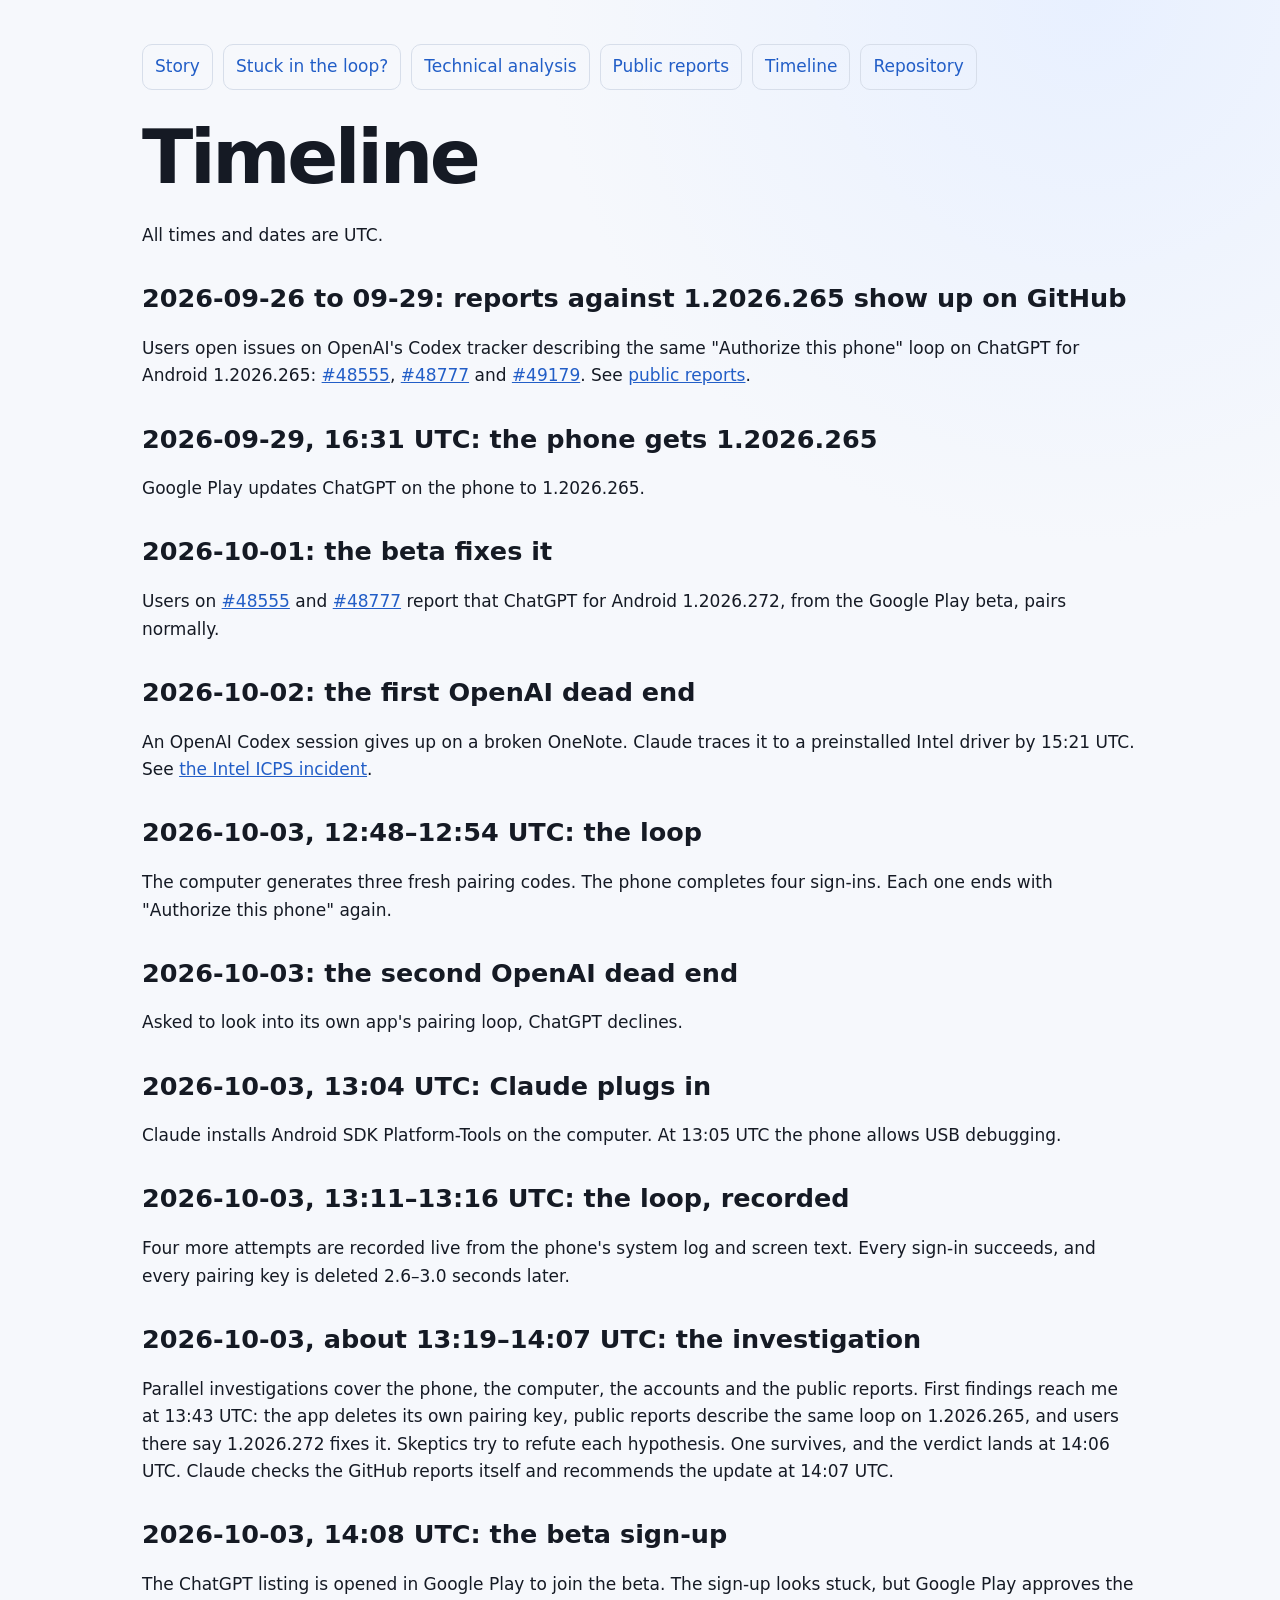
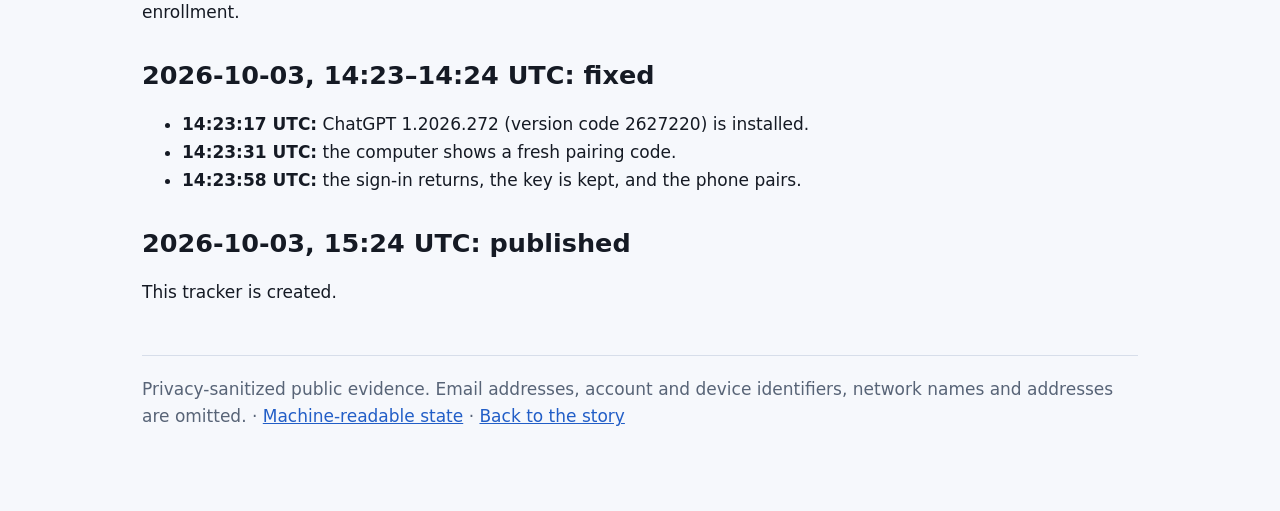
<file: timeline.html>
<!doctype html>
<html lang="en">
<head>
  <meta charset="utf-8">
  <meta name="viewport" content="width=device-width,initial-scale=1">
  <title>Timeline · ChatGPT Codex Remote pairing loop</title>
  <meta name="description" content="Dated timeline of the ChatGPT for Android Codex Remote pairing loop, from the first public reports to the fix.">
  <meta name="robots" content="index, follow">
  <link rel="canonical" href="https://coolak.github.io/chatgpt-codex-remote-pairing-loop/timeline.html">
  <meta property="og:type" content="article">
  <meta property="og:site_name" content="ChatGPT Codex Remote pairing loop">
  <meta property="og:title" content="Timeline">
  <meta property="og:description" content="Dated timeline of the ChatGPT for Android Codex Remote pairing loop, from the first public reports to the fix.">
  <meta property="og:url" content="https://coolak.github.io/chatgpt-codex-remote-pairing-loop/timeline.html">
  <link rel="stylesheet" href="site.css">
</head>
<body><main>
<nav class="nav">
  <a href="./">Story</a>
  <a href="fix.html">Stuck in the loop?</a>
  <a href="technical-analysis.html">Technical analysis</a>
  <a href="reports.html">Public reports</a>
  <a href="timeline.html">Timeline</a>
  <a href="https://github.com/COOLak/chatgpt-codex-remote-pairing-loop">Repository</a>
</nav>
<h1 dir="auto">Timeline</h1>
<p dir="auto">All times and dates are UTC.</p>
<h2 dir="auto">2026-09-26 to 09-29: reports against 1.2026.265 show up on GitHub</h2>
<p dir="auto">Users open issues on OpenAI's Codex tracker describing the same "Authorize this phone" loop on ChatGPT for Android 1.2026.265: <a href="https://github.com/openai/codex/issues/48555" data-hovercard-type="issue" data-hovercard-url="/openai/codex/issues/48555/hovercard">#48555</a>, <a href="https://github.com/openai/codex/issues/48777" data-hovercard-type="issue" data-hovercard-url="/openai/codex/issues/48777/hovercard">#48777</a> and <a href="https://github.com/openai/codex/issues/49179" data-hovercard-type="issue" data-hovercard-url="/openai/codex/issues/49179/hovercard">#49179</a>. See <a href="reports.html">public reports</a>.</p>
<h2 dir="auto">2026-09-29, 16:31 UTC: the phone gets 1.2026.265</h2>
<p dir="auto">Google Play updates ChatGPT on the phone to 1.2026.265.</p>
<h2 dir="auto">2026-10-01: the beta fixes it</h2>
<p dir="auto">Users on <a href="https://github.com/openai/codex/issues/48555" data-hovercard-type="issue" data-hovercard-url="/openai/codex/issues/48555/hovercard">#48555</a> and <a href="https://github.com/openai/codex/issues/48777" data-hovercard-type="issue" data-hovercard-url="/openai/codex/issues/48777/hovercard">#48777</a> report that ChatGPT for Android 1.2026.272, from the Google Play beta, pairs normally.</p>
<h2 dir="auto">2026-10-02: the first OpenAI dead end</h2>
<p dir="auto">An OpenAI Codex session gives up on a broken OneNote. Claude traces it to a preinstalled Intel driver by 15:21 UTC. See <a href="https://coolak.github.io/intel-icps-ipv6-flow-label-incident/" rel="nofollow">the Intel ICPS incident</a>.</p>
<h2 dir="auto">2026-10-03, 12:48–12:54 UTC: the loop</h2>
<p dir="auto">The computer generates three fresh pairing codes. The phone completes four sign-ins. Each one ends with "Authorize this phone" again.</p>
<h2 dir="auto">2026-10-03: the second OpenAI dead end</h2>
<p dir="auto">Asked to look into its own app's pairing loop, ChatGPT declines.</p>
<h2 dir="auto">2026-10-03, 13:04 UTC: Claude plugs in</h2>
<p dir="auto">Claude installs Android SDK Platform-Tools on the computer. At 13:05 UTC the phone allows USB debugging.</p>
<h2 dir="auto">2026-10-03, 13:11–13:16 UTC: the loop, recorded</h2>
<p dir="auto">Four more attempts are recorded live from the phone's system log and screen text. Every sign-in succeeds, and every pairing key is deleted 2.6–3.0 seconds later.</p>
<h2 dir="auto">2026-10-03, about 13:19–14:07 UTC: the investigation</h2>
<p dir="auto">Parallel investigations cover the phone, the computer, the accounts and the public reports. First findings reach me at 13:43 UTC: the app deletes its own pairing key, public reports describe the same loop on 1.2026.265, and users there say 1.2026.272 fixes it. Skeptics try to refute each hypothesis. One survives, and the verdict lands at 14:06 UTC. Claude checks the GitHub reports itself and recommends the update at 14:07 UTC.</p>
<h2 dir="auto">2026-10-03, 14:08 UTC: the beta sign-up</h2>
<p dir="auto">The ChatGPT listing is opened in Google Play to join the beta. The sign-up looks stuck, but Google Play approves the enrollment.</p>
<h2 dir="auto">2026-10-03, 14:23–14:24 UTC: fixed</h2>
<ul dir="auto">
<li><strong>14:23:17 UTC:</strong> ChatGPT 1.2026.272 (version code 2627220) is installed.</li>
<li><strong>14:23:31 UTC:</strong> the computer shows a fresh pairing code.</li>
<li><strong>14:23:58 UTC:</strong> the sign-in returns, the key is kept, and the phone pairs.</li>
</ul>
<h2 dir="auto">2026-10-03, 15:24 UTC: published</h2>
<p dir="auto">This tracker is created.</p>
<footer>Privacy-sanitized public evidence. Email addresses, account and device identifiers, network names and addresses are omitted. · <a href="incident-state.json">Machine-readable state</a> · <a href="./">Back to the story</a></footer>
</main></body>
</html>
</file>
<file: site.css>
:root{color-scheme:light dark;--bg:#090c12;--panel:#141a24;--panel2:#0f141d;--text:#f5f7fb;--muted:#aeb9ca;--line:#2d3748;--accent:#8bb7ff;--bad:#ff8f8f;--good:#79e2ad;--warn:#ffd27a}
*{box-sizing:border-box}
html{scroll-behavior:smooth}
body{margin:0;background:radial-gradient(circle at 85% 0,#17233a 0,transparent 34rem),var(--bg);color:var(--text);font:17px/1.62 system-ui,-apple-system,"Segoe UI",sans-serif}
main{max-width:1040px;margin:auto;padding:44px 22px 80px}
a{color:var(--accent)}
h1{font-size:clamp(2.2rem,6vw,4.7rem);line-height:1.04;margin:.22em 0 .35em;letter-spacing:-.045em}
h2{margin-top:2.1rem;line-height:1.2}
h3{margin-bottom:.35rem}
.kicker{color:var(--bad);font-weight:850;letter-spacing:.13em;text-transform:uppercase}
.lede{font-size:1.24rem;color:var(--muted);max-width:850px}
.status,.pill{display:inline-block;padding:.34rem .72rem;border:1px solid var(--bad);border-radius:999px;color:var(--bad);font-weight:760}
.pill{border-color:var(--line);color:var(--muted);margin:.2rem}
.grid{display:grid;grid-template-columns:repeat(auto-fit,minmax(250px,1fr));gap:16px;margin:28px 0}
.card,.panel{background:linear-gradient(180deg,var(--panel),var(--panel2));border:1px solid var(--line);border-radius:17px;padding:21px}
.card h2,.card h3{margin-top:0;font-size:1.08rem}
.metric{font-size:2rem;font-weight:850;line-height:1.1}
.muted{color:var(--muted)}
.warning{border-left:4px solid var(--warn)}
.proof{border-left:4px solid var(--good)}
img{display:block;max-width:100%;border-radius:14px;border:1px solid var(--line);margin:24px 0}
table{width:100%;border-collapse:collapse;display:block;overflow-x:auto}
th,td{text-align:left;vertical-align:top;border-bottom:1px solid var(--line);padding:12px 10px;min-width:150px}
th{color:var(--muted)}
.links,.nav{display:flex;flex-wrap:wrap;gap:10px}
.links a,.nav a{border:1px solid var(--line);border-radius:10px;padding:8px 12px;text-decoration:none;background:rgba(255,255,255,.02)}
.nav{margin-bottom:28px}
.timeline{border-left:2px solid var(--line);padding-left:22px}
.timeline article{position:relative;margin:0 0 24px}
.timeline article:before{content:"";position:absolute;left:-29px;top:.45rem;width:12px;height:12px;border-radius:50%;background:var(--accent)}
code{background:#20283a;padding:.1em .3em;border-radius:5px}
footer{margin-top:48px;padding-top:20px;border-top:1px solid var(--line);color:var(--muted)}
@media(prefers-color-scheme:light){:root{--bg:#f6f8fc;--panel:#fff;--panel2:#f8faff;--text:#151a24;--muted:#586477;--line:#d7deea;--accent:#225ec7;--bad:#a31919;--good:#087743;--warn:#8a5a00}body{background:radial-gradient(circle at 85% 0,#e8f0ff 0,transparent 34rem),var(--bg)}code{background:#e8edf6}}
.status.ok{border-color:var(--good);color:var(--good)}
.kicker.ok{color:var(--good)}
pre{background:var(--panel2);border:1px solid var(--line);border-radius:12px;padding:14px 16px;overflow-x:auto;font-size:.86rem;line-height:1.5}
pre code{background:none;padding:0}
.scene{color:var(--muted);font-style:italic}
.loop{display:flex;flex-wrap:wrap;gap:8px;align-items:center;margin:18px 0}
.loop span{border:1px solid var(--line);border-radius:10px;padding:6px 10px;background:var(--panel2)}
.loop b{color:var(--muted);font-weight:400}
</file>
